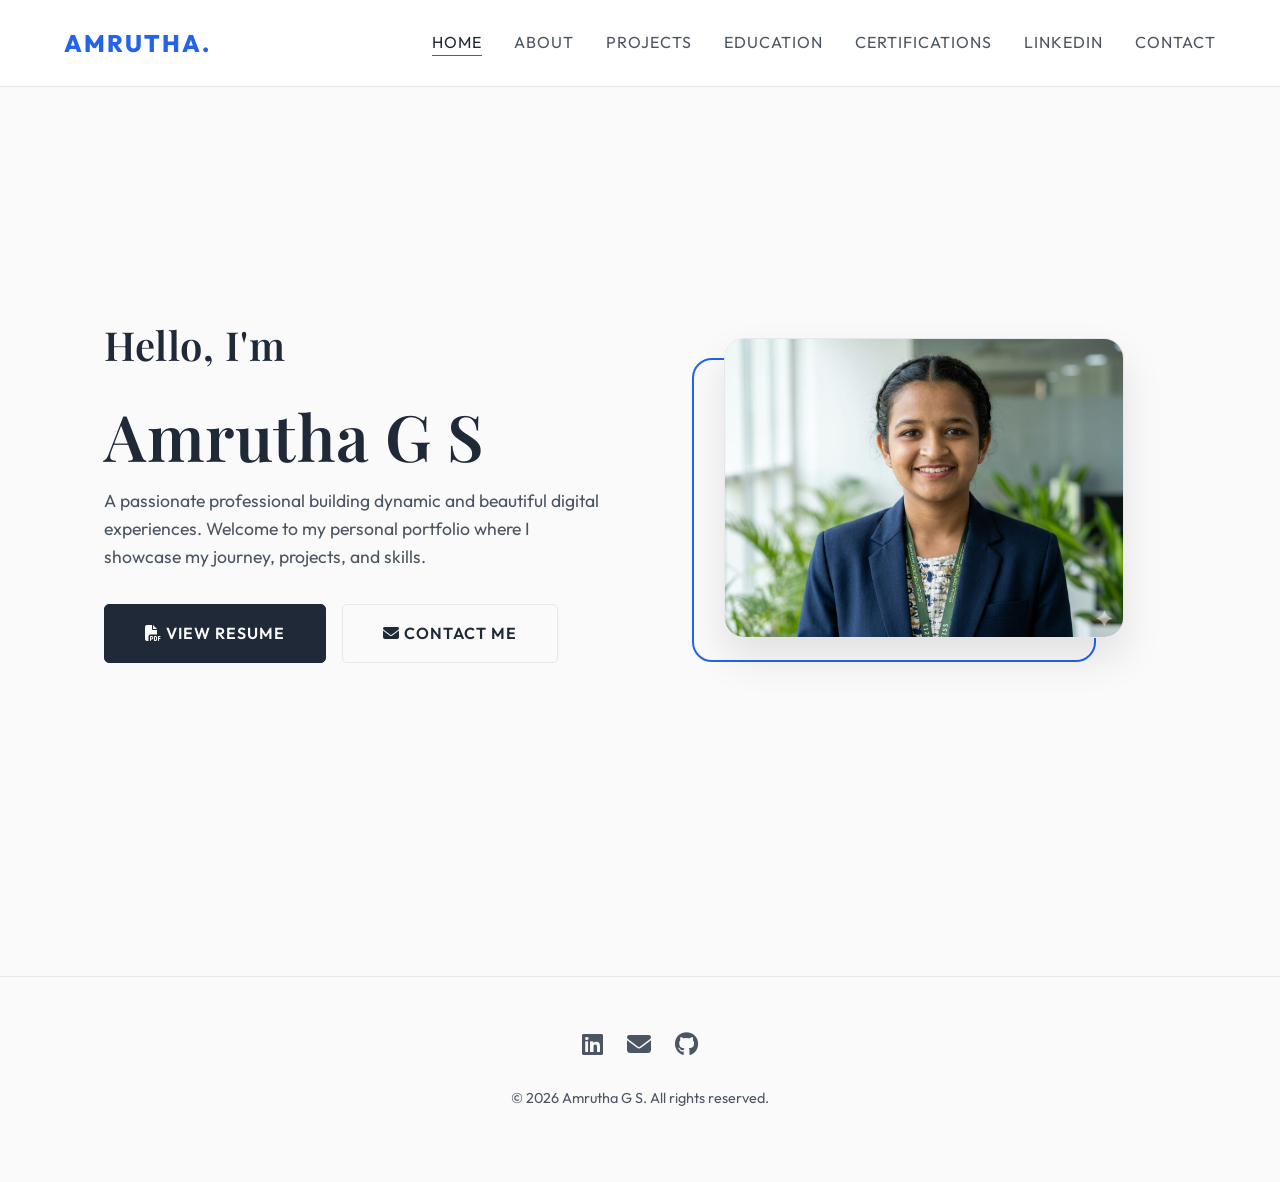
<file: index.html>
<!DOCTYPE html>
<html lang="en">
<head>
    <meta charset="UTF-8">
    <meta name="viewport" content="width=device-width, initial-scale=1.0">
    <title>Amrutha G S - Portfolio</title>
    <meta name="description" content="Professional portfolio of Amrutha G S">
    <link rel="stylesheet" href="styles.css">
    <link rel="stylesheet" href="https://cdnjs.cloudflare.com/ajax/libs/font-awesome/6.4.0/css/all.min.css">
</head>
<body>
    <nav>
        <a href="index.html" class="logo">AMRUTHA.</a>
        <button class="hamburger" aria-label="Toggle menu">
            <span></span>
            <span></span>
            <span></span>
        </button>
        <ul class="nav-links">
            <li><a href="index.html">Home</a></li>
            <li><a href="about.html">About</a></li>
            <li><a href="projects.html">Projects</a></li>
            <li><a href="education.html">Education</a></li>
            <li><a href="certification.html">Certifications</a></li>
            <li><a href="linkedin.html">LinkedIn</a></li>
            <li><a href="contact.html">Contact</a></li>
        </ul>
    </nav>

    <main class="container">
        <section class="hero fade-up">
            <div class="hero-content">
                <h2>Hello, I'm</h2>
                <h1>Amrutha G S</h1>
                <p>A passionate professional building dynamic and beautiful digital experiences. Welcome to my personal portfolio where I showcase my journey, projects, and skills.</p>
                
                <div class="btn-group">
                    <a href="Amrutha_GS_Resume.pdf" target="_blank" class="btn btn-primary">
                        <i class="fas fa-file-pdf"></i> View Resume
                    </a>
                    <a href="mailto:contact@example.com" class="btn btn-outline">
                        <i class="fas fa-envelope"></i> Contact Me
                    </a>
                </div>
            </div>
            <div class="hero-image">
                <!-- Using the profile image from assets -->
                <img src="[data-uri]" alt="Amrutha G S">
            </div>
        </section>
    </main>

    <footer>
        <div class="social-links">
            <a href="https://www.linkedin.com/in/amrutha-g-s-ba7b00316" target="_blank" aria-label="LinkedIn"><i class="fab fa-linkedin"></i></a>
            <a href="mailto:contact@example.com" aria-label="Email"><i class="fas fa-envelope"></i></a>
            <a href="https://github.com" target="_blank" aria-label="GitHub"><i class="fab fa-github"></i></a>
        </div>
        <p class="footer-text">&copy; 2026 Amrutha G S. All rights reserved.</p>
    </footer>

    <script src="script.js"></script>
</body>
</html>
</file>
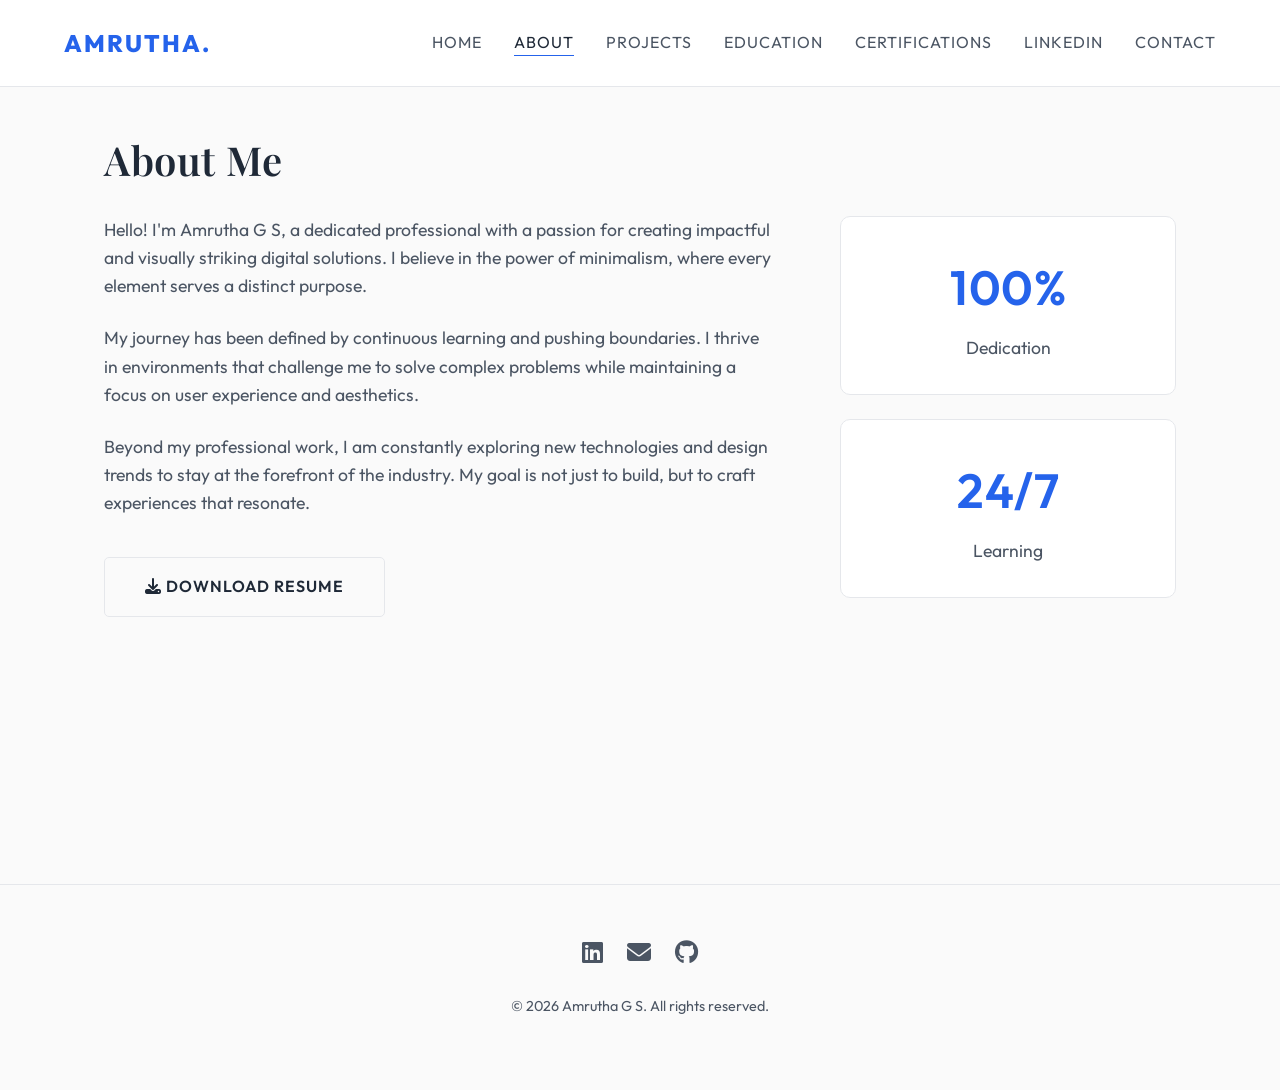
<file: about.html>
<!DOCTYPE html>
<html lang="en">
<head>
    <meta charset="UTF-8">
    <meta name="viewport" content="width=device-width, initial-scale=1.0">
    <title>About - Amrutha G S</title>
    <meta name="description" content="About Amrutha G S">
    <link rel="stylesheet" href="styles.css">
    <link rel="stylesheet" href="https://cdnjs.cloudflare.com/ajax/libs/font-awesome/6.4.0/css/all.min.css">
    <style>
        .about-content {
            display: flex;
            gap: 4rem;
            align-items: flex-start;
        }
        .about-text {
            flex: 2;
        }
        .about-stats {
            flex: 1;
            display: grid;
            grid-template-columns: 1fr;
            gap: 1.5rem;
        }
        .stat-box {
            background: var(--bg-secondary);
            padding: 2rem;
            border-radius: 10px;
            border: 1px solid var(--border-color);
            text-align: center;
        }
        .stat-box h3 {
            font-size: 3rem;
            color: var(--accent);
            margin-bottom: 0.5rem;
            font-family: 'Outfit', sans-serif;
        }
        
        @media (max-width: 768px) {
            .about-content {
                flex-direction: column;
            }
        }
    </style>
</head>
<body>
    <nav>
        <a href="index.html" class="logo">AMRUTHA.</a>
        <button class="hamburger" aria-label="Toggle menu">
            <span></span>
            <span></span>
            <span></span>
        </button>
        <ul class="nav-links">
            <li><a href="index.html">Home</a></li>
            <li><a href="about.html">About</a></li>
            <li><a href="projects.html">Projects</a></li>
            <li><a href="education.html">Education</a></li>
            <li><a href="certification.html">Certifications</a></li>
            <li><a href="linkedin.html">LinkedIn</a></li>
            <li><a href="contact.html">Contact</a></li>
        </ul>
    </nav>

    <main class="container">
        <section class="fade-up">
            <h2>About Me</h2>
            <div class="about-content">
                <div class="about-text">
                    <p>Hello! I'm Amrutha G S, a dedicated professional with a passion for creating impactful and visually striking digital solutions. I believe in the power of minimalism, where every element serves a distinct purpose.</p>
                    <p>My journey has been defined by continuous learning and pushing boundaries. I thrive in environments that challenge me to solve complex problems while maintaining a focus on user experience and aesthetics.</p>
                    <p>Beyond my professional work, I am constantly exploring new technologies and design trends to stay at the forefront of the industry. My goal is not just to build, but to craft experiences that resonate.</p>
                    <a href="Amrutha_GS_Resume.pdf" target="_blank" class="btn btn-outline" style="margin-top: 1rem;">
                        <i class="fas fa-download"></i> Download Resume
                    </a>
                </div>
                <div class="about-stats fade-up" style="transition-delay: 0.2s;">
                    <div class="stat-box">
                        <h3>100%</h3>
                        <p style="margin:0;">Dedication</p>
                    </div>
                    <div class="stat-box">
                        <h3>24/7</h3>
                        <p style="margin:0;">Learning</p>
                    </div>
                </div>
            </div>
        </section>
    </main>

    <footer>
        <div class="social-links">
            <a href="https://www.linkedin.com/in/amrutha-g-s-ba7b00316" target="_blank" aria-label="LinkedIn"><i class="fab fa-linkedin"></i></a>
            <a href="mailto:contact@example.com" aria-label="Email"><i class="fas fa-envelope"></i></a>
            <a href="https://github.com" target="_blank" aria-label="GitHub"><i class="fab fa-github"></i></a>
        </div>
        <p class="footer-text">&copy; 2026 Amrutha G S. All rights reserved.</p>
    </footer>

    <script src="script.js"></script>
</body>
</html>
</file>
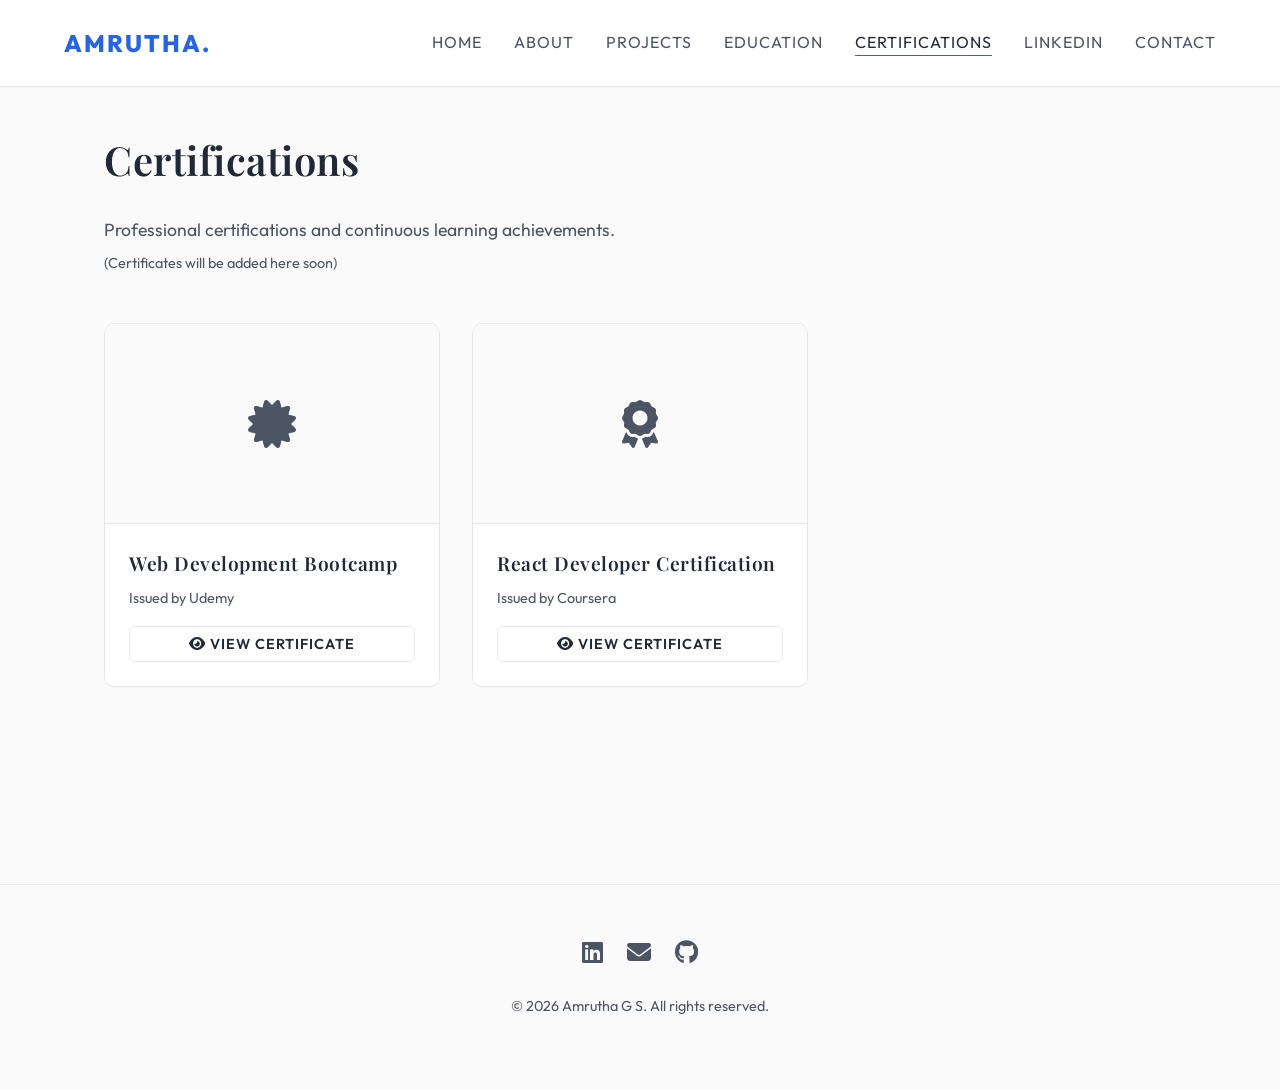
<file: certification.html>
<!DOCTYPE html>
<html lang="en">
<head>
    <meta charset="UTF-8">
    <meta name="viewport" content="width=device-width, initial-scale=1.0">
    <title>Certifications - Amrutha G S</title>
    <meta name="description" content="Certifications of Amrutha G S">
    <link rel="stylesheet" href="styles.css">
    <link rel="stylesheet" href="https://cdnjs.cloudflare.com/ajax/libs/font-awesome/6.4.0/css/all.min.css">
    <style>
        .cert-card {
            background: var(--bg-secondary);
            border: 1px solid var(--border-color);
            border-radius: 10px;
            overflow: hidden;
            transition: transform var(--transition-speed);
        }
        .cert-card:hover {
            transform: translateY(-10px);
        }
        .cert-image {
            width: 100%;
            height: 200px;
            background: var(--bg-primary);
            display: flex;
            align-items: center;
            justify-content: center;
            border-bottom: 1px solid var(--border-color);
            color: var(--text-secondary);
            font-size: 3rem;
        }
        .cert-content {
            padding: 1.5rem;
        }
        .cert-content h3 {
            font-size: 1.2rem;
            margin-bottom: 0.5rem;
        }
        .cert-content p {
            font-size: 0.9rem;
            margin-bottom: 1rem;
        }
        /* Modal Styles */
        .modal {
            display: none;
            position: fixed;
            z-index: 2000;
            left: 0;
            top: 0;
            width: 100%;
            height: 100%;
            background-color: rgba(0, 0, 0, 0.9);
            backdrop-filter: blur(5px);
            align-items: center;
            justify-content: center;
        }
        .modal.active {
            display: flex;
        }
        .modal-content {
            max-width: 90%;
            max-height: 90%;
            border: 2px solid var(--border-color);
            border-radius: 10px;
            background: #fff;
            padding: 10px;
        }
        .close-modal {
            position: absolute;
            top: 20px;
            right: 30px;
            color: var(--text-primary);
            font-size: 2rem;
            font-weight: bold;
            cursor: pointer;
            transition: color 0.3s;
        }
        .close-modal:hover {
            color: var(--accent);
        }
    </style>
</head>
<body>
    <nav>
        <a href="index.html" class="logo">AMRUTHA.</a>
        <button class="hamburger" aria-label="Toggle menu">
            <span></span>
            <span></span>
            <span></span>
        </button>
        <ul class="nav-links">
            <li><a href="index.html">Home</a></li>
            <li><a href="about.html">About</a></li>
            <li><a href="projects.html">Projects</a></li>
            <li><a href="education.html">Education</a></li>
            <li><a href="certification.html">Certifications</a></li>
            <li><a href="linkedin.html">LinkedIn</a></li>
            <li><a href="contact.html">Contact</a></li>
        </ul>
    </nav>

    <main class="container">
        <section class="fade-up">
            <h2>Certifications</h2>
            <p>Professional certifications and continuous learning achievements.</p>
            <p style="font-size: 0.9rem; margin-top: -1rem; margin-bottom: 2rem;">(Certificates will be added here soon)</p>
            
            <div class="grid">
                <!-- Certificate 1 -->
                <div class="cert-card fade-up" style="transition-delay: 0.1s;">
                    <div class="cert-image">
                        <i class="fas fa-certificate"></i>
                    </div>
                    <div class="cert-content">
                        <h3>Web Development Bootcamp</h3>
                        <p>Issued by Udemy</p>
                        <button class="btn btn-outline view-cert-btn" data-cert="assets/sample-cert.pdf" style="padding: 0.5rem 1rem; font-size: 0.9rem; width: 100%;">
                            <i class="fas fa-eye"></i> View Certificate
                        </button>
                    </div>
                </div>
                
                <!-- Certificate 2 -->
                <div class="cert-card fade-up" style="transition-delay: 0.2s;">
                    <div class="cert-image">
                        <i class="fas fa-award"></i>
                    </div>
                    <div class="cert-content">
                        <h3>React Developer Certification</h3>
                        <p>Issued by Coursera</p>
                        <button class="btn btn-outline view-cert-btn" data-cert="assets/sample-cert.pdf" style="padding: 0.5rem 1rem; font-size: 0.9rem; width: 100%;">
                            <i class="fas fa-eye"></i> View Certificate
                        </button>
                    </div>
                </div>
            </div>
        </section>
    </main>

    <!-- Certificate Modal -->
    <div class="modal" id="certModal">
        <span class="close-modal">&times;</span>
        <div style="background: var(--bg-secondary); padding: 2rem; border-radius: 10px; border: 1px solid var(--border-color); text-align: center; max-width: 600px; margin: 0 20px;">
            <i class="fas fa-file-alt" style="font-size: 4rem; color: var(--text-secondary); margin-bottom: 1rem;"></i>
            <h3>Certificate Viewer</h3>
            <p style="margin: 1rem 0;">Once you add your certificates, they will be displayed here.</p>
            <p style="font-size: 0.9rem; color: var(--text-secondary);">Currently showing placeholder content.</p>
        </div>
    </div>

    <footer>
        <div class="social-links">
            <a href="https://www.linkedin.com/in/amrutha-g-s-ba7b00316" target="_blank" aria-label="LinkedIn"><i class="fab fa-linkedin"></i></a>
            <a href="mailto:contact@example.com" aria-label="Email"><i class="fas fa-envelope"></i></a>
            <a href="https://github.com" target="_blank" aria-label="GitHub"><i class="fab fa-github"></i></a>
        </div>
        <p class="footer-text">&copy; 2026 Amrutha G S. All rights reserved.</p>
    </footer>

    <script src="script.js"></script>
    <script>
        // Modal Logic
        const modal = document.getElementById('certModal');
        const btns = document.querySelectorAll('.view-cert-btn');
        const span = document.querySelector('.close-modal');

        btns.forEach(btn => {
            btn.onclick = function() {
                modal.classList.add('active');
            }
        });

        span.onclick = function() {
            modal.classList.remove('active');
        }

        window.onclick = function(event) {
            if (event.target == modal) {
                modal.classList.remove('active');
            }
        }
    </script>
</body>
</html>
</file>
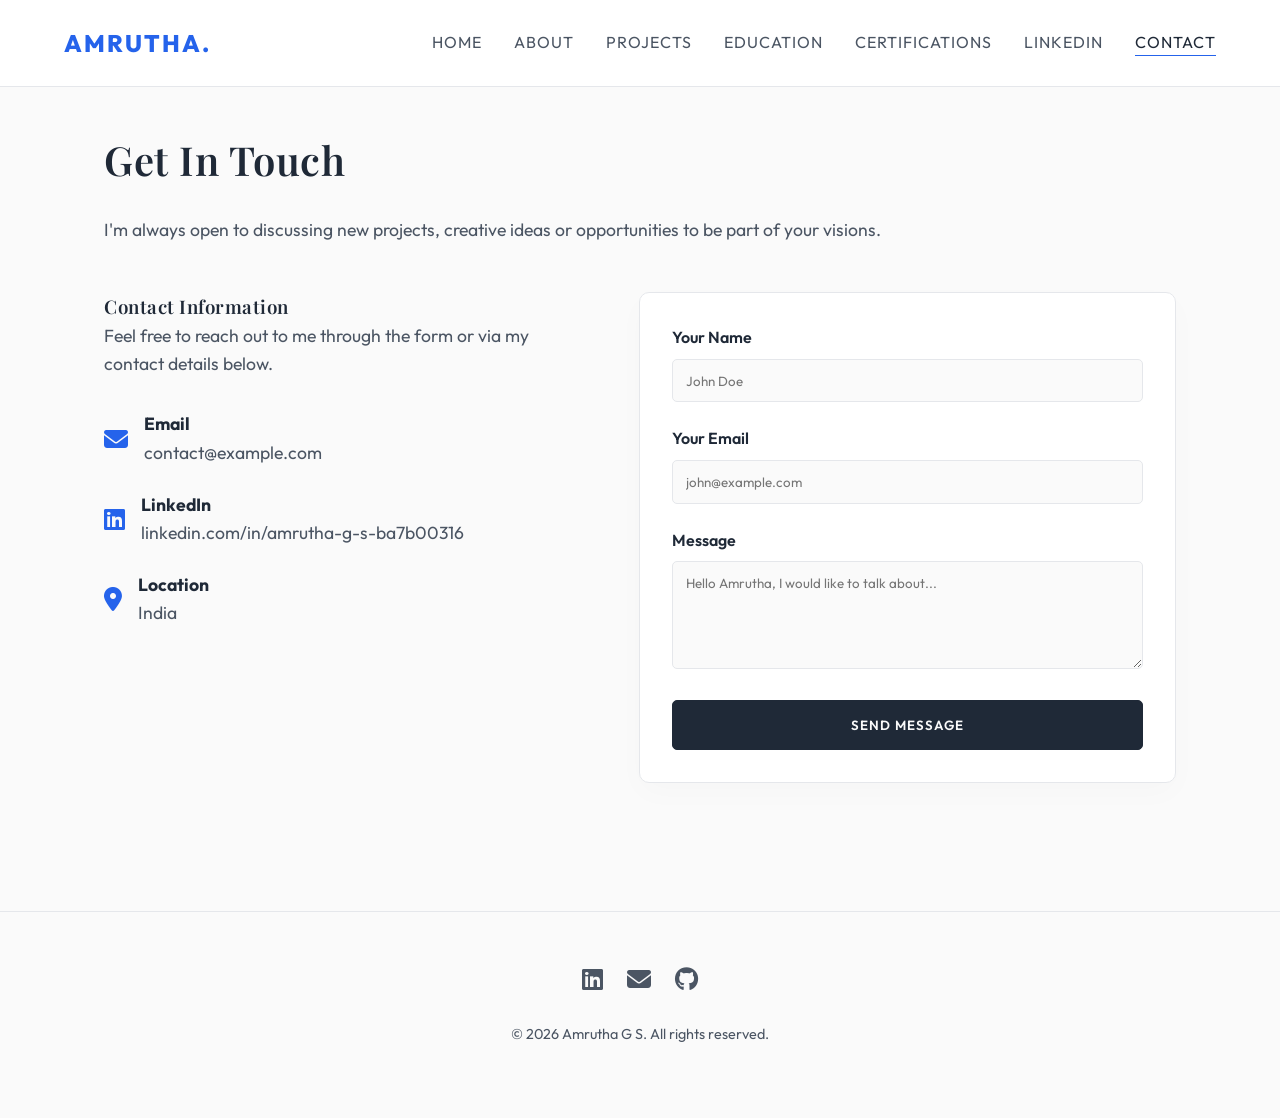
<file: contact.html>
<!DOCTYPE html>
<html lang="en">
<head>
    <meta charset="UTF-8">
    <meta name="viewport" content="width=device-width, initial-scale=1.0">
    <title>Contact - Amrutha G S</title>
    <meta name="description" content="Contact Amrutha G S">
    <link rel="stylesheet" href="styles.css">
    <link rel="stylesheet" href="https://cdnjs.cloudflare.com/ajax/libs/font-awesome/6.4.0/css/all.min.css">
    <style>
        .contact-container {
            display: flex;
            gap: 4rem;
        }
        .contact-info {
            flex: 1;
        }
        .contact-form {
            flex: 1;
            background: var(--bg-secondary);
            padding: 2rem;
            border-radius: 10px;
            border: 1px solid var(--border-color);
            box-shadow: 0 10px 30px rgba(0,0,0,0.02);
        }
        .form-group {
            margin-bottom: 1.5rem;
        }
        .form-group label {
            display: block;
            margin-bottom: 0.5rem;
            font-weight: 600;
        }
        .form-control {
            width: 100%;
            padding: 0.8rem;
            border: 1px solid var(--border-color);
            border-radius: 5px;
            background: var(--bg-primary);
            color: var(--text-primary);
            font-family: 'Outfit', sans-serif;
        }
        .form-control:focus {
            outline: none;
            border-color: var(--accent);
        }
        .info-item {
            display: flex;
            align-items: center;
            gap: 1rem;
            margin-bottom: 1.5rem;
            font-size: 1.1rem;
        }
        .info-item i {
            color: var(--accent);
            font-size: 1.5rem;
        }
        @media (max-width: 768px) {
            .contact-container {
                flex-direction: column;
            }
        }
    </style>
</head>
<body>
    <nav>
        <a href="index.html" class="logo">AMRUTHA.</a>
        <button class="hamburger" aria-label="Toggle menu">
            <span></span>
            <span></span>
            <span></span>
        </button>
        <ul class="nav-links">
            <li><a href="index.html">Home</a></li>
            <li><a href="about.html">About</a></li>
            <li><a href="projects.html">Projects</a></li>
            <li><a href="education.html">Education</a></li>
            <li><a href="certification.html">Certifications</a></li>
            <li><a href="linkedin.html">LinkedIn</a></li>
            <li><a href="contact.html">Contact</a></li>
        </ul>
    </nav>

    <main class="container">
        <section class="fade-up">
            <h2>Get In Touch</h2>
            <p>I'm always open to discussing new projects, creative ideas or opportunities to be part of your visions.</p>
            
            <div class="contact-container" style="margin-top: 3rem;">
                <div class="contact-info fade-up" style="transition-delay: 0.1s;">
                    <h3>Contact Information</h3>
                    <p style="margin-bottom: 2rem;">Feel free to reach out to me through the form or via my contact details below.</p>
                    
                    <div class="info-item">
                        <i class="fas fa-envelope"></i>
                        <div>
                            <strong>Email</strong><br>
                            <a href="mailto:contact@example.com" style="color: var(--text-secondary); text-decoration: none;">contact@example.com</a>
                        </div>
                    </div>
                    <div class="info-item">
                        <i class="fab fa-linkedin"></i>
                        <div>
                            <strong>LinkedIn</strong><br>
                            <a href="https://www.linkedin.com/in/amrutha-g-s-ba7b00316" target="_blank" style="color: var(--text-secondary); text-decoration: none;">linkedin.com/in/amrutha-g-s-ba7b00316</a>
                        </div>
                    </div>
                    <div class="info-item">
                        <i class="fas fa-map-marker-alt"></i>
                        <div>
                            <strong>Location</strong><br>
                            <span style="color: var(--text-secondary);">India</span>
                        </div>
                    </div>
                </div>
                
                <div class="contact-form fade-up" style="transition-delay: 0.2s;">
                    <form action="#" method="POST" onsubmit="event.preventDefault(); alert('Form submitted successfully!');">
                        <div class="form-group">
                            <label for="name">Your Name</label>
                            <input type="text" id="name" class="form-control" placeholder="John Doe" required>
                        </div>
                        <div class="form-group">
                            <label for="email">Your Email</label>
                            <input type="email" id="email" class="form-control" placeholder="john@example.com" required>
                        </div>
                        <div class="form-group">
                            <label for="message">Message</label>
                            <textarea id="message" class="form-control" rows="5" placeholder="Hello Amrutha, I would like to talk about..." required></textarea>
                        </div>
                        <button type="submit" class="btn btn-primary" style="width: 100%;">Send Message</button>
                    </form>
                </div>
            </div>
        </section>
    </main>

    <footer>
        <div class="social-links">
            <a href="https://www.linkedin.com/in/amrutha-g-s-ba7b00316" target="_blank" aria-label="LinkedIn"><i class="fab fa-linkedin"></i></a>
            <a href="mailto:contact@example.com" aria-label="Email"><i class="fas fa-envelope"></i></a>
            <a href="https://github.com" target="_blank" aria-label="GitHub"><i class="fab fa-github"></i></a>
        </div>
        <p class="footer-text">&copy; 2026 Amrutha G S. All rights reserved.</p>
    </footer>

    <script src="script.js"></script>
</body>
</html>
</file>
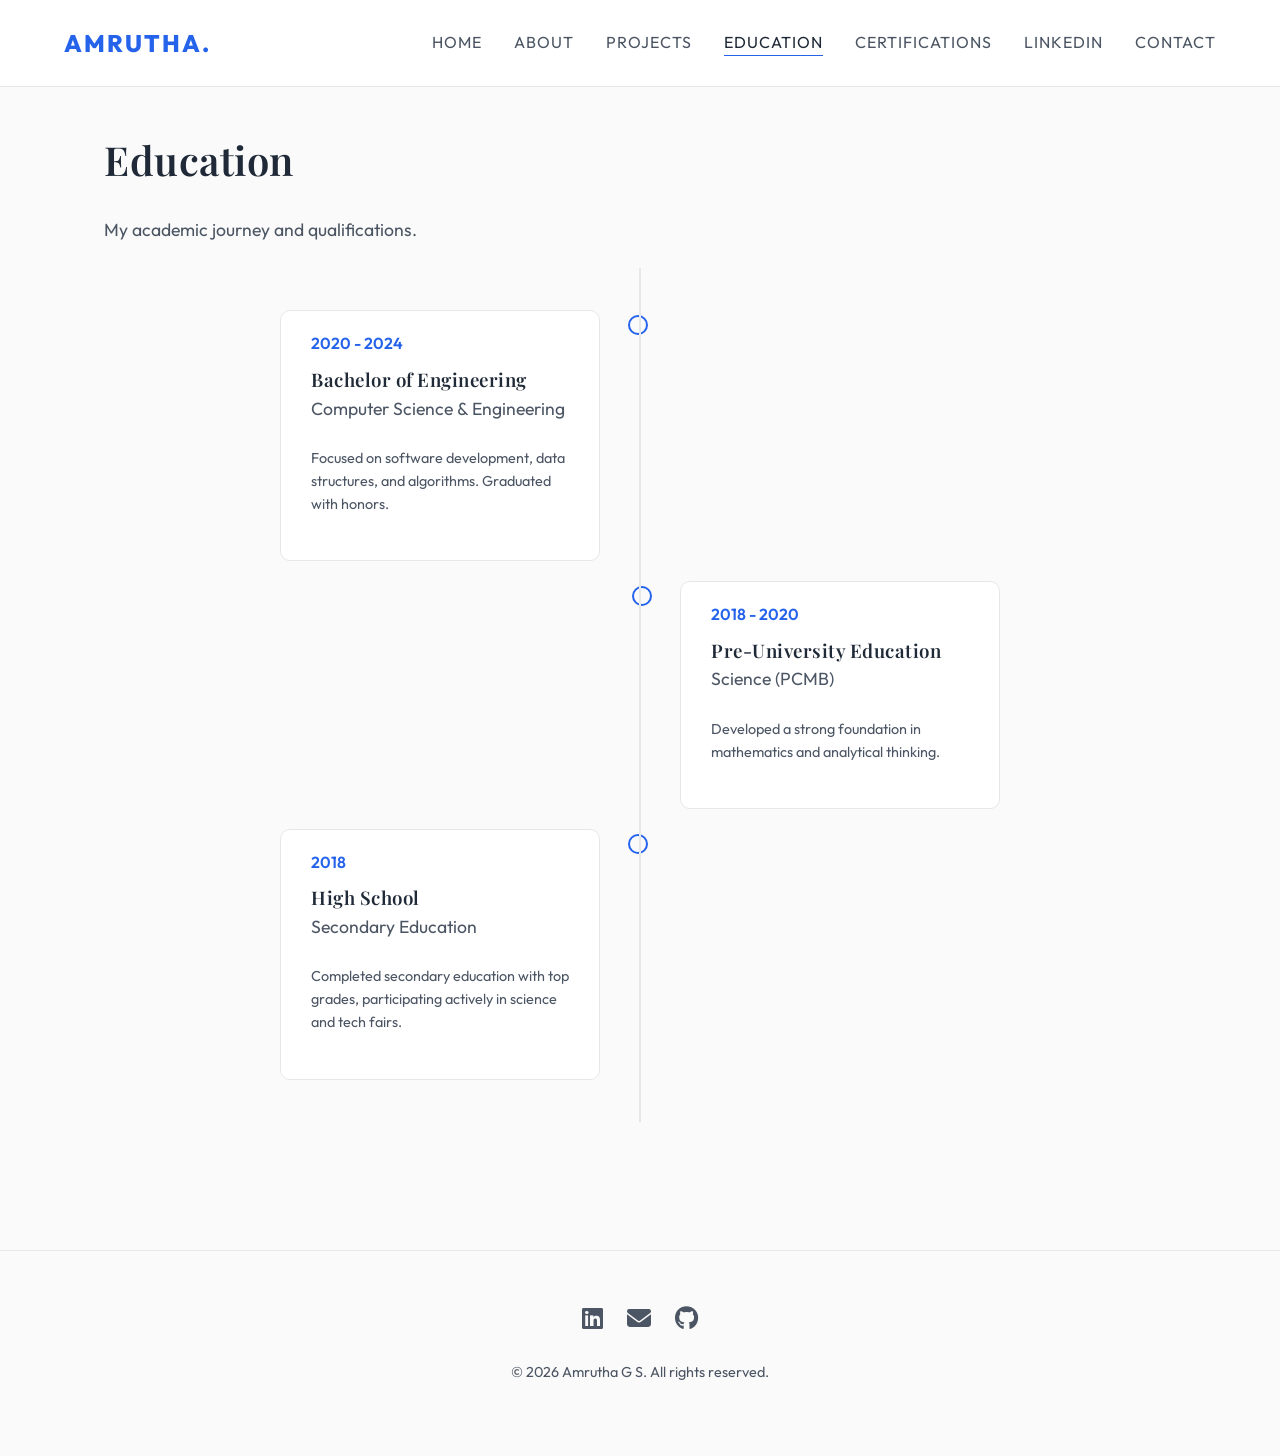
<file: education.html>
<!DOCTYPE html>
<html lang="en">
<head>
    <meta charset="UTF-8">
    <meta name="viewport" content="width=device-width, initial-scale=1.0">
    <title>Education - Amrutha G S</title>
    <meta name="description" content="Educational background of Amrutha G S">
    <link rel="stylesheet" href="styles.css">
    <link rel="stylesheet" href="https://cdnjs.cloudflare.com/ajax/libs/font-awesome/6.4.0/css/all.min.css">
</head>
<body>
    <nav>
        <a href="index.html" class="logo">AMRUTHA.</a>
        <button class="hamburger" aria-label="Toggle menu">
            <span></span>
            <span></span>
            <span></span>
        </button>
        <ul class="nav-links">
            <li><a href="index.html">Home</a></li>
            <li><a href="about.html">About</a></li>
            <li><a href="projects.html">Projects</a></li>
            <li><a href="education.html">Education</a></li>
            <li><a href="certification.html">Certifications</a></li>
            <li><a href="linkedin.html">LinkedIn</a></li>
            <li><a href="contact.html">Contact</a></li>
        </ul>
    </nav>

    <main class="container">
        <section class="fade-up">
            <h2>Education</h2>
            <p>My academic journey and qualifications.</p>
            
            <div class="timeline">
                <div class="timeline-item fade-up" style="transition-delay: 0.1s;">
                    <div class="timeline-content">
                        <span class="timeline-date">2020 - 2024</span>
                        <h3>Bachelor of Engineering</h3>
                        <p>Computer Science & Engineering</p>
                        <p style="font-size: 0.9rem; margin-top: 0.5rem;">Focused on software development, data structures, and algorithms. Graduated with honors.</p>
                    </div>
                </div>
                
                <div class="timeline-item fade-up" style="transition-delay: 0.2s;">
                    <div class="timeline-content">
                        <span class="timeline-date">2018 - 2020</span>
                        <h3>Pre-University Education</h3>
                        <p>Science (PCMB)</p>
                        <p style="font-size: 0.9rem; margin-top: 0.5rem;">Developed a strong foundation in mathematics and analytical thinking.</p>
                    </div>
                </div>
                
                <div class="timeline-item fade-up" style="transition-delay: 0.3s;">
                    <div class="timeline-content">
                        <span class="timeline-date">2018</span>
                        <h3>High School</h3>
                        <p>Secondary Education</p>
                        <p style="font-size: 0.9rem; margin-top: 0.5rem;">Completed secondary education with top grades, participating actively in science and tech fairs.</p>
                    </div>
                </div>
            </div>
        </section>
    </main>

    <footer>
        <div class="social-links">
            <a href="https://www.linkedin.com/in/amrutha-g-s-ba7b00316" target="_blank" aria-label="LinkedIn"><i class="fab fa-linkedin"></i></a>
            <a href="mailto:contact@example.com" aria-label="Email"><i class="fas fa-envelope"></i></a>
            <a href="https://github.com" target="_blank" aria-label="GitHub"><i class="fab fa-github"></i></a>
        </div>
        <p class="footer-text">&copy; 2026 Amrutha G S. All rights reserved.</p>
    </footer>

    <script src="script.js"></script>
</body>
</html>
</file>
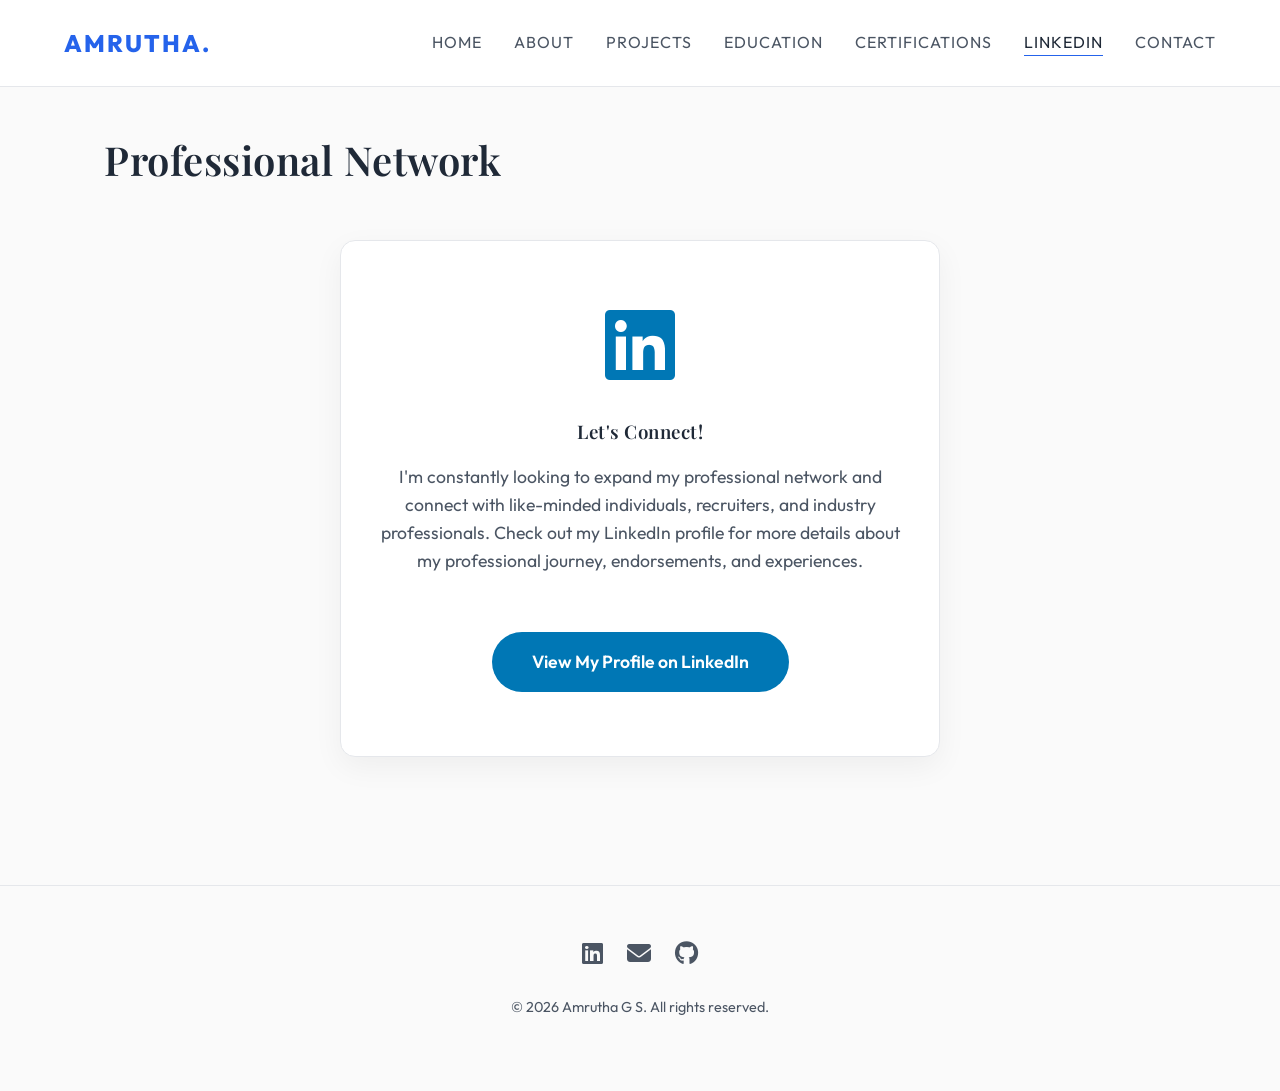
<file: linkedin.html>
<!DOCTYPE html>
<html lang="en">
<head>
    <meta charset="UTF-8">
    <meta name="viewport" content="width=device-width, initial-scale=1.0">
    <title>LinkedIn - Amrutha G S</title>
    <meta name="description" content="Connect with Amrutha G S on LinkedIn">
    <link rel="stylesheet" href="styles.css">
    <link rel="stylesheet" href="https://cdnjs.cloudflare.com/ajax/libs/font-awesome/6.4.0/css/all.min.css">
    <style>
        .linkedin-container {
            text-align: center;
            max-width: 600px;
            margin: 0 auto;
            padding: 4rem 2rem;
            background: var(--bg-secondary);
            border-radius: 15px;
            border: 1px solid var(--border-color);
            box-shadow: 0 10px 30px rgba(0,0,0,0.05);
        }
        .linkedin-icon-large {
            font-size: 5rem;
            color: #0077B5; /* LinkedIn Blue */
            margin-bottom: 2rem;
        }
        .linkedin-btn {
            display: inline-block;
            margin-top: 2rem;
            padding: 1rem 2.5rem;
            background-color: #0077B5;
            color: white;
            border-radius: 30px;
            text-decoration: none;
            font-weight: 600;
            font-size: 1.1rem;
            transition: all 0.3s ease;
            border: none;
        }
        .linkedin-btn:hover {
            background-color: #005885;
            transform: translateY(-3px);
            box-shadow: 0 5px 15px rgba(0, 119, 181, 0.4);
            color: white;
        }
    </style>
</head>
<body>
    <nav>
        <a href="index.html" class="logo">AMRUTHA.</a>
        <button class="hamburger" aria-label="Toggle menu">
            <span></span>
            <span></span>
            <span></span>
        </button>
        <ul class="nav-links">
            <li><a href="index.html">Home</a></li>
            <li><a href="about.html">About</a></li>
            <li><a href="projects.html">Projects</a></li>
            <li><a href="education.html">Education</a></li>
            <li><a href="certification.html">Certifications</a></li>
            <li><a href="linkedin.html">LinkedIn</a></li>
            <li><a href="contact.html">Contact</a></li>
        </ul>
    </nav>

    <main class="container">
        <section class="fade-up">
            <h2>Professional Network</h2>
            
            <div class="linkedin-container" style="margin-top: 3rem;">
                <i class="fab fa-linkedin linkedin-icon-large"></i>
                <h3>Let's Connect!</h3>
                <p style="margin-top: 1rem; color: var(--text-secondary);">
                    I'm constantly looking to expand my professional network and connect with like-minded individuals, recruiters, and industry professionals. Check out my LinkedIn profile for more details about my professional journey, endorsements, and experiences.
                </p>
                <a href="https://www.linkedin.com/in/amrutha-g-s-ba7b00316" target="_blank" class="linkedin-btn">
                    View My Profile on LinkedIn
                </a>
            </div>
        </section>
    </main>

    <footer>
        <div class="social-links">
            <a href="https://www.linkedin.com/in/amrutha-g-s-ba7b00316" target="_blank" aria-label="LinkedIn"><i class="fab fa-linkedin"></i></a>
            <a href="mailto:contact@example.com" aria-label="Email"><i class="fas fa-envelope"></i></a>
            <a href="https://github.com" target="_blank" aria-label="GitHub"><i class="fab fa-github"></i></a>
        </div>
        <p class="footer-text">&copy; 2026 Amrutha G S. All rights reserved.</p>
    </footer>

    <script src="script.js"></script>
</body>
</html>
</file>
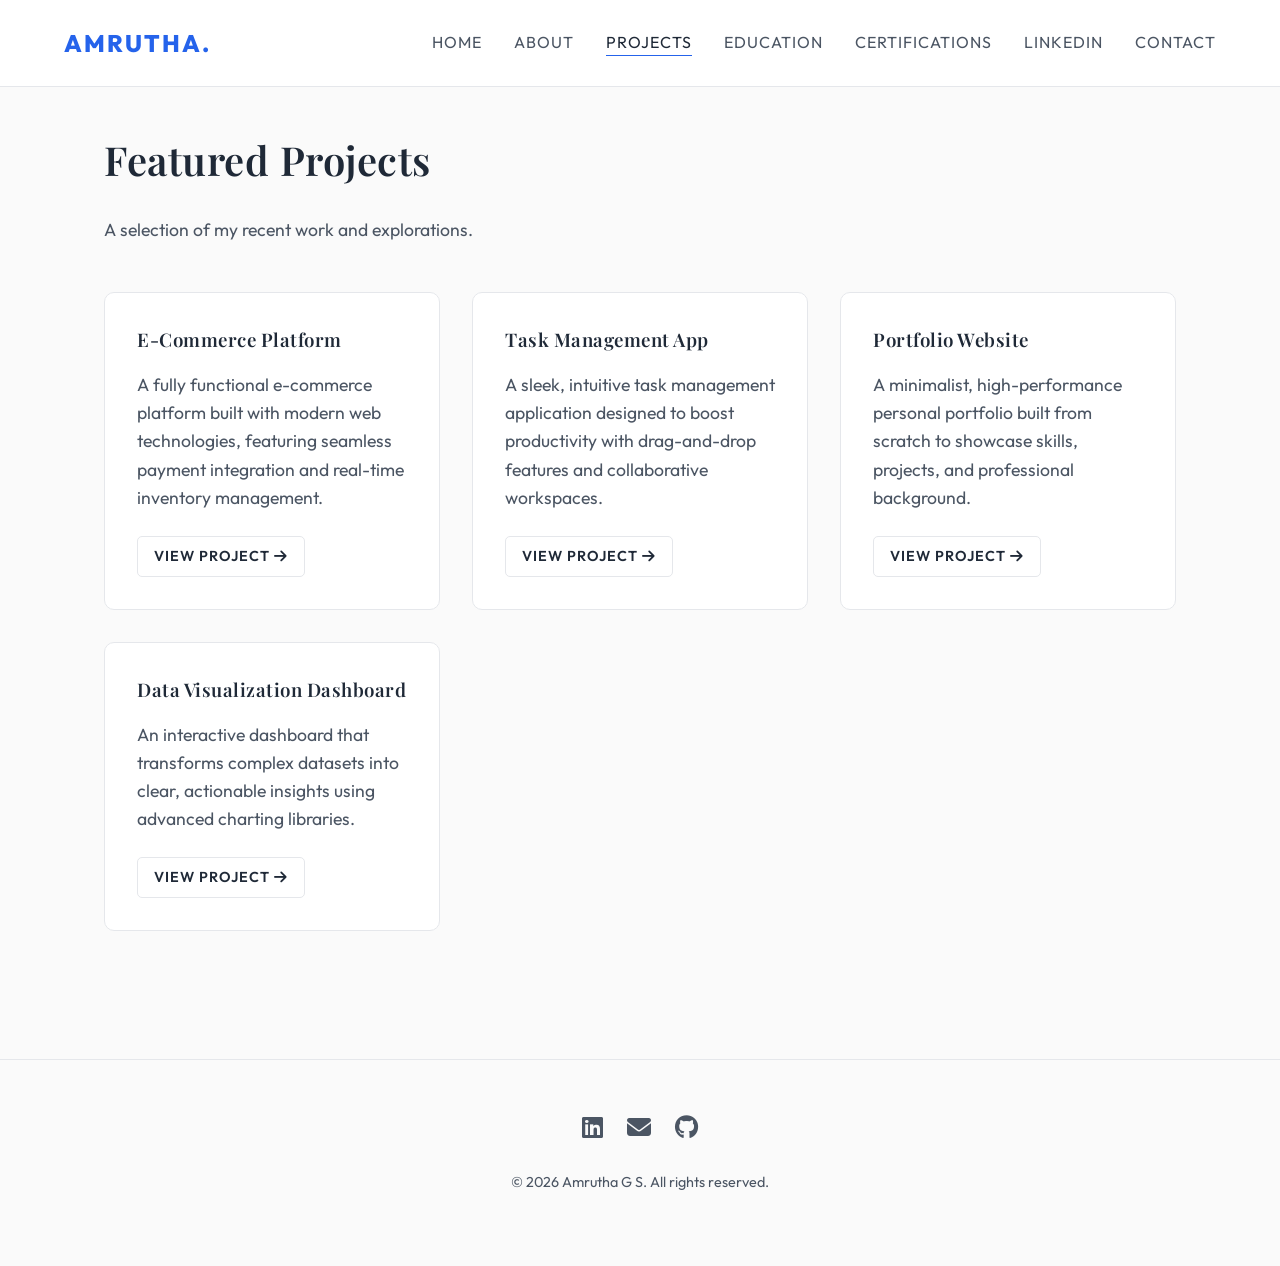
<file: projects.html>
<!DOCTYPE html>
<html lang="en">
<head>
    <meta charset="UTF-8">
    <meta name="viewport" content="width=device-width, initial-scale=1.0">
    <title>Projects - Amrutha G S</title>
    <meta name="description" content="Projects by Amrutha G S">
    <link rel="stylesheet" href="styles.css">
    <link rel="stylesheet" href="https://cdnjs.cloudflare.com/ajax/libs/font-awesome/6.4.0/css/all.min.css">
</head>
<body>
    <nav>
        <a href="index.html" class="logo">AMRUTHA.</a>
        <button class="hamburger" aria-label="Toggle menu">
            <span></span>
            <span></span>
            <span></span>
        </button>
        <ul class="nav-links">
            <li><a href="index.html">Home</a></li>
            <li><a href="about.html">About</a></li>
            <li><a href="projects.html">Projects</a></li>
            <li><a href="education.html">Education</a></li>
            <li><a href="certification.html">Certifications</a></li>
            <li><a href="linkedin.html">LinkedIn</a></li>
            <li><a href="contact.html">Contact</a></li>
        </ul>
    </nav>

    <main class="container">
        <section class="fade-up">
            <h2>Featured Projects</h2>
            <p>A selection of my recent work and explorations.</p>
            
            <div class="grid">
                <!-- Project 1 -->
                <div class="card fade-up" style="transition-delay: 0.1s;">
                    <h3>E-Commerce Platform</h3>
                    <p>A fully functional e-commerce platform built with modern web technologies, featuring seamless payment integration and real-time inventory management.</p>
                    <a href="#" class="btn btn-outline" style="padding: 0.5rem 1rem; font-size: 0.9rem;">View Project <i class="fas fa-arrow-right"></i></a>
                </div>
                
                <!-- Project 2 -->
                <div class="card fade-up" style="transition-delay: 0.2s;">
                    <h3>Task Management App</h3>
                    <p>A sleek, intuitive task management application designed to boost productivity with drag-and-drop features and collaborative workspaces.</p>
                    <a href="#" class="btn btn-outline" style="padding: 0.5rem 1rem; font-size: 0.9rem;">View Project <i class="fas fa-arrow-right"></i></a>
                </div>
                
                <!-- Project 3 -->
                <div class="card fade-up" style="transition-delay: 0.3s;">
                    <h3>Portfolio Website</h3>
                    <p>A minimalist, high-performance personal portfolio built from scratch to showcase skills, projects, and professional background.</p>
                    <a href="#" class="btn btn-outline" style="padding: 0.5rem 1rem; font-size: 0.9rem;">View Project <i class="fas fa-arrow-right"></i></a>
                </div>
                
                <!-- Project 4 -->
                <div class="card fade-up" style="transition-delay: 0.4s;">
                    <h3>Data Visualization Dashboard</h3>
                    <p>An interactive dashboard that transforms complex datasets into clear, actionable insights using advanced charting libraries.</p>
                    <a href="#" class="btn btn-outline" style="padding: 0.5rem 1rem; font-size: 0.9rem;">View Project <i class="fas fa-arrow-right"></i></a>
                </div>
            </div>
        </section>
    </main>

    <footer>
        <div class="social-links">
            <a href="https://www.linkedin.com/in/amrutha-g-s-ba7b00316" target="_blank" aria-label="LinkedIn"><i class="fab fa-linkedin"></i></a>
            <a href="mailto:contact@example.com" aria-label="Email"><i class="fas fa-envelope"></i></a>
            <a href="https://github.com" target="_blank" aria-label="GitHub"><i class="fab fa-github"></i></a>
        </div>
        <p class="footer-text">&copy; 2026 Amrutha G S. All rights reserved.</p>
    </footer>

    <script src="script.js"></script>
</body>
</html>
</file>
<file: styles.css>
@import url('https://fonts.googleapis.com/css2?family=Outfit:wght@300;400;600;800&family=Playfair+Display:ital,wght@0,600;1,600&display=swap');

:root {
  --bg-primary: #FAFAFA;
  --bg-secondary: #FFFFFF;
  --text-primary: #1F2937;
  --text-secondary: #4B5563;
  --accent: #2563EB;
  --border-color: #E5E7EB;
  --transition-speed: 0.4s;
}

* {
  margin: 0;
  padding: 0;
  box-sizing: border-box;
}

html {
  scroll-behavior: smooth;
}

body {
  font-family: 'Outfit', sans-serif;
  background-color: var(--bg-primary);
  color: var(--text-primary);
  line-height: 1.6;
  overflow-x: hidden;
  opacity: 0;
  animation: fadeIn 1s ease-in forwards;
}

@keyframes fadeIn {
  from { opacity: 0; }
  to { opacity: 1; }
}

/* Typography */
h1, h2, h3, h4 {
  font-family: 'Playfair Display', serif;
  font-weight: 600;
  letter-spacing: 0.5px;
}

h1 { font-size: 4rem; line-height: 1.1; margin-bottom: 1rem; }
h2 { font-size: 2.5rem; margin-bottom: 1.5rem; }
p { font-size: 1.1rem; color: var(--text-secondary); margin-bottom: 1.5rem; }

/* Navigation */
nav {
  position: fixed;
  top: 0;
  width: 100%;
  padding: 1.5rem 5%;
  display: flex;
  justify-content: space-between;
  align-items: center;
  background: rgba(255, 255, 255, 0.9);
  backdrop-filter: blur(10px);
  z-index: 1000;
  border-bottom: 1px solid var(--border-color);
}

.logo {
  font-size: 1.5rem;
  font-weight: 800;
  color: var(--accent);
  text-decoration: none;
  letter-spacing: 2px;
  text-transform: uppercase;
}

.nav-links {
  display: flex;
  gap: 2rem;
  list-style: none;
}

.nav-links a {
  color: var(--text-secondary);
  text-decoration: none;
  font-weight: 400;
  font-size: 1rem;
  text-transform: uppercase;
  letter-spacing: 1px;
  transition: color var(--transition-speed);
  position: relative;
}

.nav-links a::after {
  content: '';
  position: absolute;
  width: 0;
  height: 1px;
  background: var(--accent);
  bottom: -4px;
  left: 0;
  transition: width var(--transition-speed);
}

.nav-links a:hover, .nav-links a.active {
  color: var(--text-primary);
}

.nav-links a:hover::after, .nav-links a.active::after {
  width: 100%;
}

/* Layout */
.container {
  max-width: 1200px;
  margin: 0 auto;
  padding: 8rem 5% 4rem;
  min-height: calc(100vh - 80px); /* Minus footer */
}

/* Hero Section */
.hero {
  display: flex;
  align-items: center;
  justify-content: space-between;
  min-height: 80vh;
  gap: 4rem;
}

.hero-content {
  flex: 1;
}

.hero-image {
  flex: 1;
  display: flex;
  justify-content: center;
  align-items: center;
  position: relative;
}

.hero-image img {
  width: 100%;
  max-width: 400px;
  border-radius: 20px;
  transition: transform var(--transition-speed);
  box-shadow: 0 20px 40px rgba(0,0,0,0.1);
  border: 1px solid var(--border-color);
  display: block;
  object-fit: cover;
}

.hero-image img:hover {
  transform: translateY(-10px);
}

.hero-image::before {
  content: '';
  position: absolute;
  width: 100%;
  max-width: 400px;
  height: 100%;
  border: 2px solid var(--accent);
  border-radius: 20px;
  top: 20px;
  left: 20px;
  z-index: -1;
  transition: transform var(--transition-speed);
}

.hero-image:hover::before {
  transform: translate(-10px, -10px);
}


/* Buttons */
.btn {
  display: inline-block;
  padding: 1rem 2.5rem;
  font-family: 'Outfit', sans-serif;
  font-weight: 600;
  text-transform: uppercase;
  letter-spacing: 1px;
  text-decoration: none;
  border-radius: 5px;
  transition: all var(--transition-speed);
  cursor: pointer;
  background: transparent;
}

.btn-primary {
  background: var(--text-primary);
  color: var(--bg-primary);
  border: 1px solid var(--text-primary);
}

.btn-primary:hover {
  background: transparent;
  color: var(--text-primary);
}

.btn-outline {
  border: 1px solid var(--border-color);
  color: var(--text-primary);
}

.btn-outline:hover {
  border-color: var(--text-primary);
  background: rgba(0,0,0,0.05);
}

.btn-group {
  display: flex;
  gap: 1rem;
  margin-top: 2rem;
}

/* Grids */
.grid {
  display: grid;
  grid-template-columns: repeat(auto-fill, minmax(300px, 1fr));
  gap: 2rem;
  margin-top: 3rem;
}

.card {
  background: var(--bg-secondary);
  border: 1px solid var(--border-color);
  border-radius: 10px;
  padding: 2rem;
  transition: transform var(--transition-speed), border-color var(--transition-speed);
}

.card:hover {
  transform: translateY(-10px);
  border-color: rgba(0,0,0,0.1);
  box-shadow: 0 10px 30px rgba(0,0,0,0.05);
}

.card h3 {
  margin-bottom: 1rem;
}

/* Timeline */
.timeline {
  position: relative;
  max-width: 800px;
  margin: 0 auto;
  padding: 2rem 0;
}

.timeline::after {
  content: '';
  position: absolute;
  width: 2px;
  background: var(--border-color);
  top: 0;
  bottom: 0;
  left: 50%;
  margin-left: -1px;
}

.timeline-item {
  padding: 10px 40px;
  position: relative;
  background: inherit;
  width: 50%;
}

.timeline-item::after {
  content: '';
  position: absolute;
  width: 16px;
  height: 16px;
  right: -8px;
  background-color: var(--bg-primary);
  border: 2px solid var(--accent);
  top: 15px;
  border-radius: 50%;
  z-index: 1;
}

.timeline-item:nth-child(even) {
  left: 50%;
}

.timeline-item:nth-child(even)::after {
  left: -8px;
}

.timeline-content {
  padding: 20px 30px;
  background: var(--bg-secondary);
  position: relative;
  border-radius: 10px;
  border: 1px solid var(--border-color);
}

.timeline-date {
  color: var(--accent);
  font-weight: 600;
  margin-bottom: 0.5rem;
  display: block;
}

/* Footer */
footer {
  text-align: center;
  padding: 3rem 5%;
  border-top: 1px solid var(--border-color);
  margin-top: 4rem;
}

.social-links {
  display: flex;
  justify-content: center;
  gap: 1.5rem;
  margin-bottom: 1.5rem;
}

.social-links a {
  color: var(--text-secondary);
  font-size: 1.5rem;
  transition: color var(--transition-speed);
}

.social-links a:hover {
  color: var(--accent);
}

.footer-text {
  color: var(--text-secondary);
  font-size: 0.9rem;
}

/* Utility Animations */
.fade-up {
  opacity: 0;
  transform: translateY(30px);
  transition: opacity 0.8s ease-out, transform 0.8s ease-out;
}

.fade-up.visible {
  opacity: 1;
  transform: translateY(0);
}

/* Fallback: if JS hasn't run after 2s, show content anyway */
@keyframes fallbackFadeUp {
  to {
    opacity: 1;
    transform: translateY(0);
  }
}

.fade-up {
  animation: fallbackFadeUp 1s ease-out 2s forwards;
}

.fade-up.visible {
  animation: none;
}

/* Mobile Hamburger Menu */
.hamburger {
  display: none;
  flex-direction: column;
  gap: 5px;
  cursor: pointer;
  background: none;
  border: none;
  padding: 5px;
  z-index: 1001;
}

.hamburger span {
  width: 25px;
  height: 2px;
  background: var(--text-primary);
  transition: all 0.3s ease;
}

.hamburger.active span:nth-child(1) {
  transform: rotate(45deg) translate(5px, 5px);
}

.hamburger.active span:nth-child(2) {
  opacity: 0;
}

.hamburger.active span:nth-child(3) {
  transform: rotate(-45deg) translate(5px, -5px);
}

/* Responsive */
@media (max-width: 768px) {
  .hamburger {
    display: flex;
  }

  .nav-links {
    display: none;
    position: fixed;
    top: 0;
    left: 0;
    width: 100%;
    height: 100vh;
    background: rgba(255, 255, 255, 0.98);
    backdrop-filter: blur(10px);
    flex-direction: column;
    align-items: center;
    justify-content: center;
    gap: 2rem;
    z-index: 999;
  }

  .nav-links.active {
    display: flex;
  }

  .nav-links a {
    font-size: 1.3rem;
  }

  .hero {
    flex-direction: column-reverse;
    text-align: center;
    padding-top: 2rem;
  }
  
  .btn-group {
    justify-content: center;
    flex-wrap: wrap;
  }
  
  .timeline::after {
    left: 31px;
  }
  
  .timeline-item {
    width: 100%;
    padding-left: 70px;
    padding-right: 25px;
  }
  
  .timeline-item::after {
    left: 23px;
  }
  
  .timeline-item:nth-child(even) {
    left: 0%;
  }
  
  .hero-image::before {
    display: none;
  }
  
  h1 { font-size: 3rem; }
}
</file>
